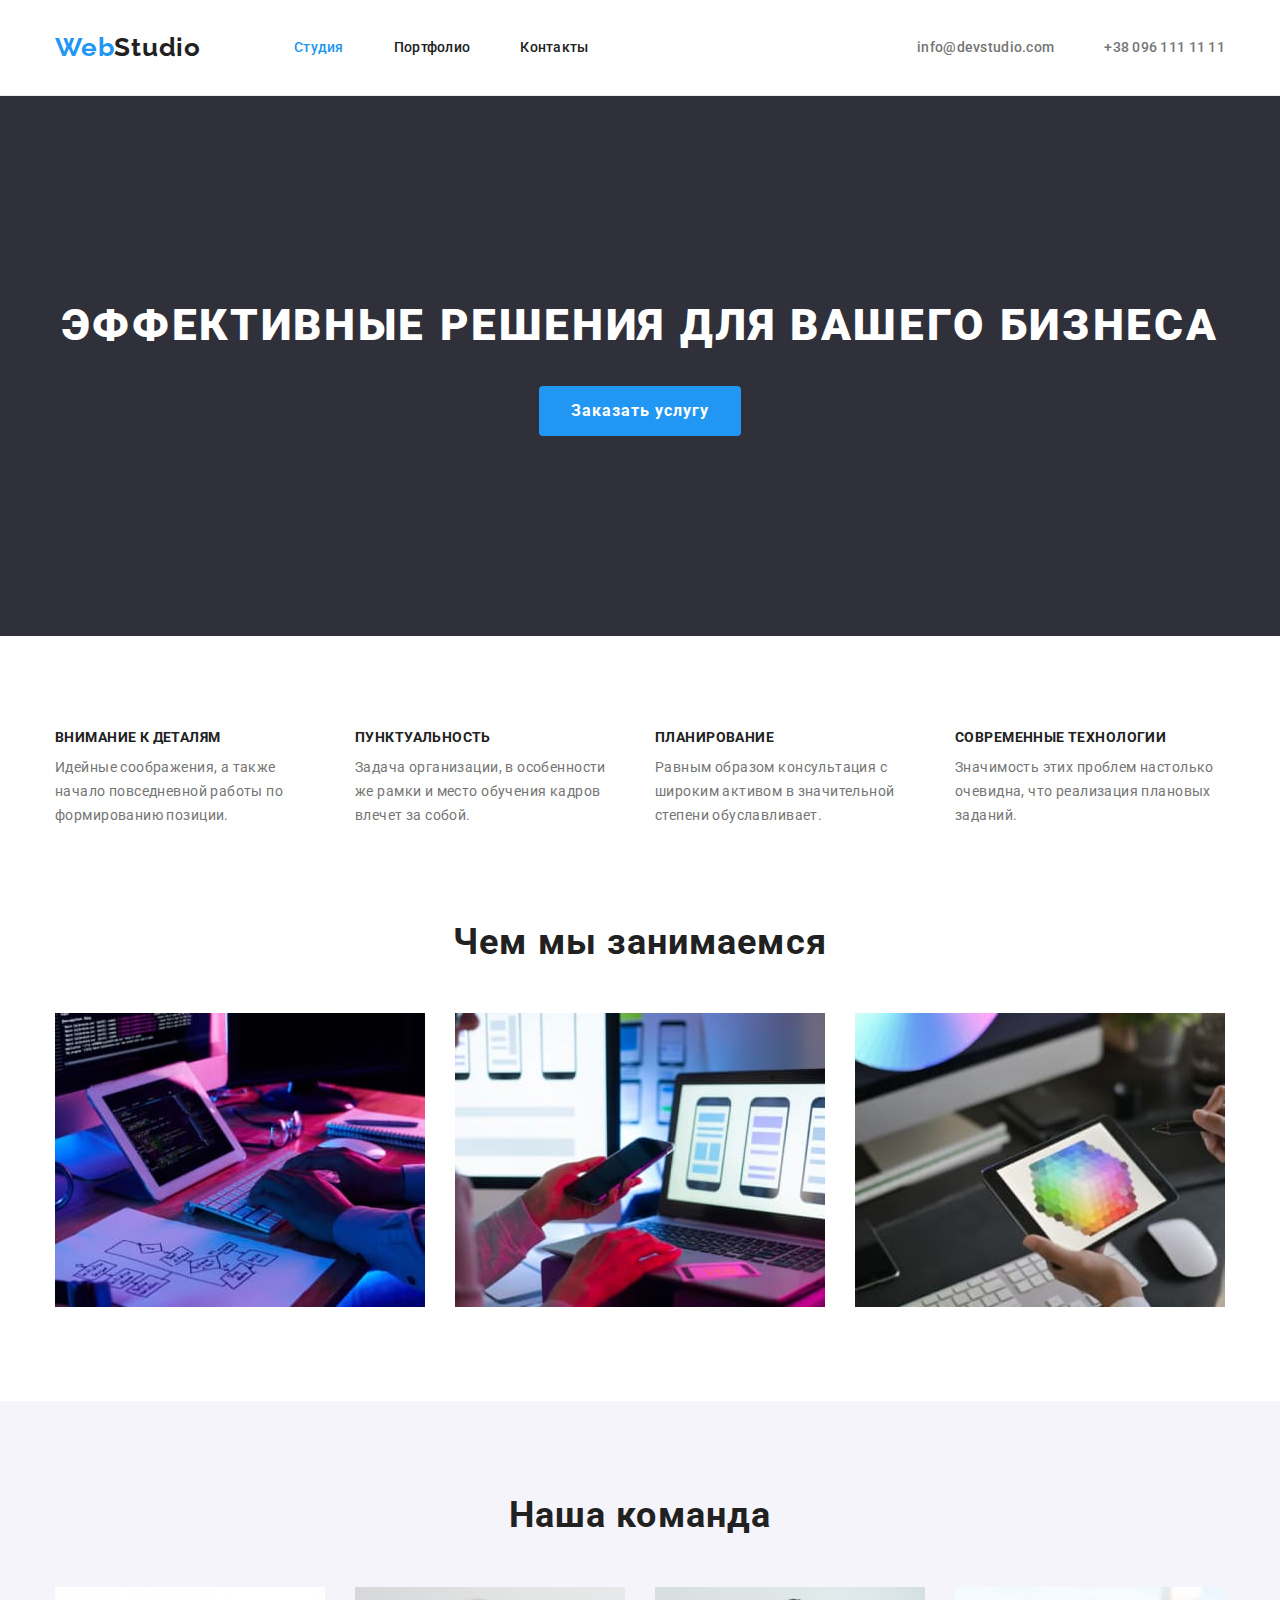
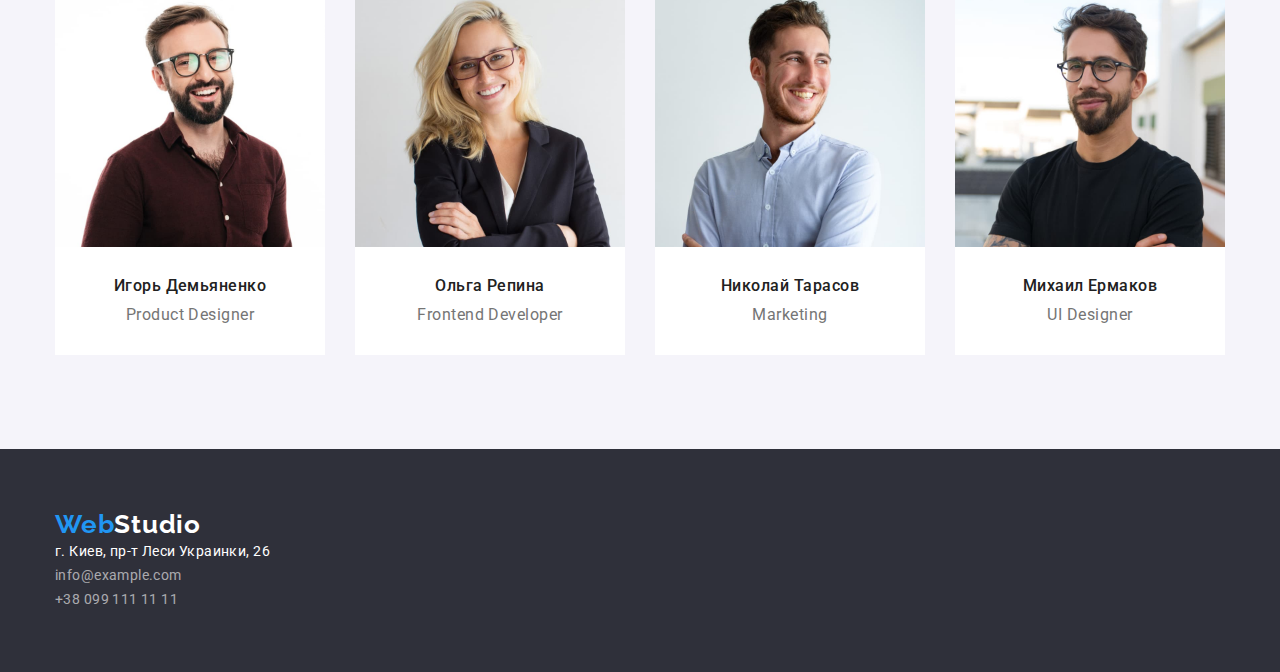
<file: index.html>
<!DOCTYPE html>
<html lang="ru">
<head>
    <meta charset="UTF-8">
    <meta http-equiv="X-UA-Compatible" content="IE=edge">
    <meta name="viewport" content="width=device-width, initial-scale=1.0">
    <title>Document</title>
        <link rel="preconnect" href="https://fonts.googleapis.com">
        <link rel="preconnect" href="https://fonts.gstatic.com" crossorigin>
        <link
            href="https://fonts.googleapis.com/css2?family=Montserrat:wght@400;700&family=Raleway:wght@700&family=Roboto:wght@400;500;700;900&display=swap"
            rel="stylesheet">
    <link rel="stylesheet" href="https://cdnjs.cloudflare.com/ajax/libs/modern-normalize/1.1.0/modern-normalize.min.css">
     <link rel="stylesheet" href="./css/style.css">

</head>
<body>

<header class="header">
        <div class="container header-nav">
            <a href="" class="header-logo link">Web<span class="header-logo-second">Studio</span></a>
            <nav class="header-navigation">
                <ul class="header-list list">
                    <li class="header-item"><a href="" class="header-link link current">Студия</a></li>
                    <li class="header-item"><a href="./portfolio.html" class="header-link link">Портфолио</a></li>
                    <li class="header-item"><a href="" class="header-link link">Контакты</a></li>
                </ul>
            </nav>
            <ul class="header-list-contact list">
                <li class="header-item-contact"><a href="mailto:info@example.com" class="header-mail link">info@devstudio.com</a></li>
                <li class="header-item-contact"><a href="tel:+380961111111" class="header-tel link">+38 096 111 11 11</a></li>
            </ul>
        </div> 
</header>

    <main>
        <section class="hero">
            <div class="container hero-container">
                <h1 class="hero-title">Эффективные решения для вашего бизнеса</h1>
                <button type="button" class="hero-btn">Заказать услугу</button>
            </div>
        </section>
        <section class="advantages">
        <div class="container">
                <h2 class="visually-hidden">Наши преимущества</h2>
                <ul class="advantages-list list">
                    <li class="advantages-item">
                        <h3 class="advantages-title">Внимание к деталям</h3>
                        <p class="advantages-text">Идейные соображения, а также начало повседневной работы по формированию позиции.</p>
                    </li>
                    <li class="advantages-item">
                        <h3 class="advantages-title">Пунктуальность</h3>
                        <p class="advantages-text">Задача организации, в особенности же рамки и место обучения кадров влечет за собой.
                        </p>
                    </li>
                    <li class="advantages-item">
                        <h3 class="advantages-title">Планирование</h3>
                        <p class="advantages-text">Равным образом консультация с широким активом в значительной степени обуславливает.
                        </p>
                    </li>
                    <li class="advantages-item">
                        <h3 class="advantages-title">Современные технологии</h3>
                        <p class="advantages-text">Значимость этих проблем настолько очевидна, что реализация плановых заданий.</p>
                    </li>
                </ul>
        </div>
        </section>
        <section class="occupation section">
            <div class="container">
            <h2 class="occupation-title">Чем мы занимаемся</h2>
                <ul class="occupation-list list">
                    <li class="occupation-item"><img src="./images/img-1.jpg" alt="набор кода" width="370" height="294"></li>
                    <li class="occupation-item"><img src="./images/img-2.jpg" alt="ux/ui макет" width="370" height="294"></li>
                    <li class="occupation-item"><img src="./images/img-3.jpg" alt="цветовая палитра" width="370" height="294"></li>
                </ul>
            </div>
        </section>
        <section class="team section">
            <div class="container">
                <h2 class="team-title">Наша команда</h2>
                <ul class="team-list list">
                
                    <li class="team-item">
                        <img src="./images/team-1.jpg" alt="продакт-дизайнер" width="270" height="260">
                        <div class="team-item-container">
                        <h3 class="team-member-title">Игорь Демьяненко</h3>
                        <p lang="en" class="team-text">Product Designer</p>
                        </div>
                    </li>
                
                    <li class="team-item">
                        <img src="./images/team-2.jpg" alt="разроботчик" width="270" height="260">
                         <div class="team-item-container">
                        <h3 class="team-member-title">Ольга Репина</h3>
                        <p lang="en" class="team-text">Frontend Developer</p>
                        </div>
                    </li>
                
                    <li class="team-item">
                        <img src="./images/team-3.jpg" alt="маркетолог" width="270" height="260">
                        <div class="team-item-container">
                        <h3 class="team-member-title">Николай Тарасов</h3>
                        <p lang="en" class="team-text">Marketing</p>
                        </div>
                    </li>
                
                    <li class="team-item">
                        <img src="./images/team-4.jpg" alt="ui дизайнер" width="270" height="260">
                         <div class="team-item-container">
                        <h3 class="team-member-title">Михаил Ермаков</h3>
                        <p lang="en" class="team-text">UI Designer</p>
                        </div>
                    </li>
                
                </ul>
            </div>
        </section>
        <section class="footer">
            <div class="container">
                <h1 class="visually-hidden">Подвал</h1>
                <a href="" class="footer-logo link">Web<span class="footer-logo-second">Studio</span></a>
                <address>
                    <ul class="footer-list list">
                        <li class="footer-item"><a href="https://goo.gl/maps/H5PouNhHjA2o8c7X8" target="_blank"
                                rel="noopener, noindex, nofollow" class="footer-map link">г. Киев, пр-т Леси Украинки, 26</a></li>
                        <li class="footer-item"><a href="mailto:info@example.com" class="footer-mail link">info@example.com</a></li>
                        <li class="footer-item"><a href="tel:+380991111111" class="footer-tel link">+38 099 111 11 11</a></li>
                    </ul>
                </address>
            </div>
        </section>
    </main>
</body>
</html>
</file>
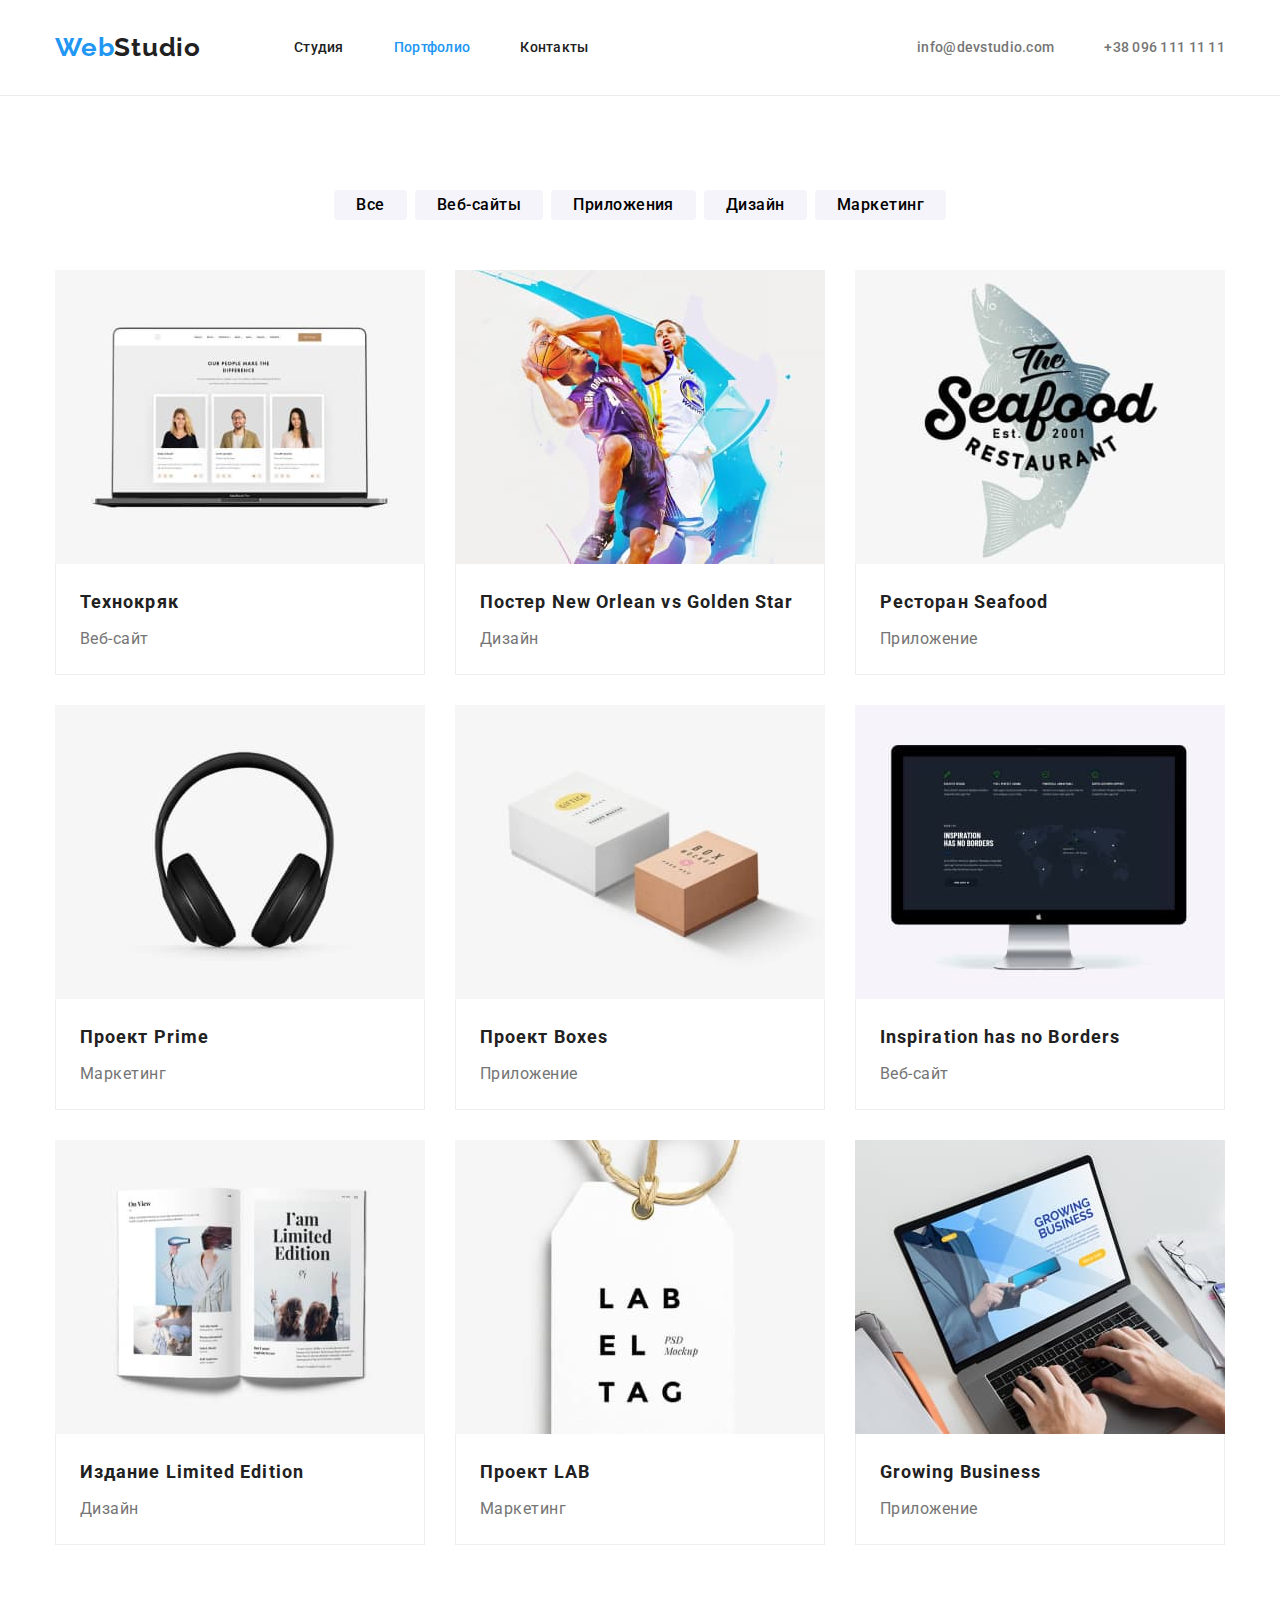
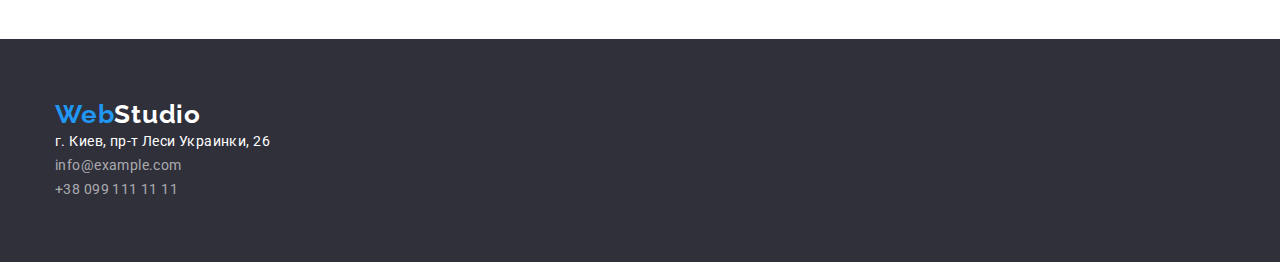
<file: portfolio.html>
<!DOCTYPE html>
<html lang="ru">
<head>
    <meta charset="UTF-8">
    <meta http-equiv="X-UA-Compatible" content="IE=edge">
    <meta name="viewport" content="width=device-width, initial-scale=1.0">
    <title>Document</title>
    <link rel="preconnect" href="https://fonts.googleapis.com">
    <link rel="preconnect" href="https://fonts.gstatic.com" crossorigin>
    <link href="https://fonts.googleapis.com/css2?family=Montserrat:wght@400;700&family=Raleway:wght@700&family=Roboto:wght@400;500;700;900&display=swap"
        rel="stylesheet">
    <link rel="stylesheet" href="https://cdnjs.cloudflare.com/ajax/libs/modern-normalize/1.1.0/modern-normalize.min.css">
    <link rel="stylesheet" href="./css/style.css">
</head>
<body>

<header class="header">
    <div class="container header-nav">
        <a href="" class="header-logo link">Web<span class="header-logo-second">Studio</span></a>
        <nav class="header-navigation">
            <ul class="header-list list">
                <li class="header-item"><a href="./index.html" class="header-link link">Студия</a></li>
                <li class="header-item"><a href="" class="header-link link current">Портфолио</a></li>
                <li class="header-item"><a href="" class="header-link link">Контакты</a></li>
            </ul>
        </nav>
        <ul class="header-list-contact list">
            <li class="header-item-contact"><a href="mailto:info@example.com"
                    class="header-mail link">info@devstudio.com</a></li>
            <li class="header-item-contact"><a href="tel:+380961111111" class="header-tel link">+38 096 111 11 11</a>
            </li>
        </ul>
    </div>
</header>

<main>
    <section class="hero-portfolio section">
        <h1 class="visually-hidden">Герой</h1>
        <div class="container">
            <ul class="hero-portfolio-list-nav list">
                <li class="hero-portfolio-item-nav"><button type="button" class="hero-portfolio-btn">Все</button></li>
                <li class="hero-portfolio-item-nav"><button type="button" class="hero-portfolio-btn">Веб-сайты</button></li>
                <li class="hero-portfolio-item-nav"><button type="button" class="hero-portfolio-btn">Приложения</button></li>
                <li class="hero-portfolio-item-nav"><button type="button" class="hero-portfolio-btn">Дизайн</button></li>
                <li class="hero-portfolio-item-nav"><button type="button" class="hero-portfolio-btn">Маркетинг</button></li>
            </ul>
        </div>
        <div class="container">
        <ul class="hero-portfolio-list list">
            <li class="hero-portfolio-item">
                <a href="" class="hero-portfolio-link link">
                <img src="./images/portfolio-1.jpg" alt="макбук" width="370" height="294">
                    <div class="hero-portfolio-card">
                    <h2 class="hero-portfolio-title">Технокряк</h2>
                    <p class="hero-portfolio-text">Веб-сайт</p>
                    </div>
                </a>
            </li>
        
            <li class="hero-portfolio-item">
                <a href="" class="hero-portfolio-link link">
                <img src="./images/portfolio-2.jpg" alt="волейболисты" width="370" height="294">
                    <div class="hero-portfolio-card">
                    <h2 class="hero-portfolio-title">Постер New Orlean vs Golden Star</h2>
                    <p class="hero-portfolio-text">Дизайн</p>
                    </div>
                </a>
            </li>
            <li class="hero-portfolio-item">
                
                <a href="" class="hero-portfolio-link link">
                <img src="./images/portfolio-3.jpg" alt="рыба" width="370" height="294">
                    <div class="hero-portfolio-card">
                        <h2 class="hero-portfolio-title">Ресторан Seafood</h2>
                        <p class="hero-portfolio-text">Приложение</p>
                    </div>
                </a>
               
            </li>
            <li class="hero-portfolio-item">
                <a href="" class="hero-portfolio-link link">
                <img src="./images/portfolio-4.jpg" alt="наушники" width="370" height="294">
                    <div class="hero-portfolio-card">
                        <h2 class="hero-portfolio-title">Проект Prime</h2>
                        <p class="hero-portfolio-text">Маркетинг</p>
                    </div>
                </a>
            </li>
            <li class="hero-portfolio-item">
                <a href="" class="hero-portfolio-link link">
                <img src="./images/portfolio-5.jpg" alt="коробки" width="370" height="294">
                    <div class="hero-portfolio-card">
                        <h2 class="hero-portfolio-title">Проект Boxes</h2>
                        <p class="hero-portfolio-text">Приложение</p>
                    </div>
                </a>
            </li>
            <li class="hero-portfolio-item">
                <a href="" class="hero-portfolio-link link">
                <img src="./images/portfolio-6.jpg" alt="монитор" width="370" height="294">
                    <div class="hero-portfolio-card">
                        <h2 lang="en" class="hero-portfolio-title">Inspiration has no Borders</h2>
                        <p class="hero-portfolio-text">Веб-сайт</p>
                    </div>
                </a>
            </li>
            <li class="hero-portfolio-item">
                <a href="" class="hero-portfolio-link link">
                <img src="./images/portfolio-7.jpg" alt="журнал" width="370" height="294">
                    <div class="hero-portfolio-card">
                        <h2 class="hero-portfolio-title">Издание Limited Edition</h2>
                        <p class="hero-portfolio-text">Дизайн</p>
                    </div>
                </a>
            </li>
            <li class="hero-portfolio-item">
                <a href="" class="hero-portfolio-link link">
                <img src="./images/portfolio-8.jpg" alt="бирка" width="370" height="294">
                    <div class="hero-portfolio-card">
                        <h2 class="hero-portfolio-title">Проект LAB</h2>
                        <p class="hero-portfolio-text">Маркетинг</p>
                    </div>
                </a>
            </li>
            <li class="hero-portfolio-item">
                <a href="" class="hero-portfolio-link link">
                <img src="./images/portfolio-9.jpg" alt="ноутбук" width="370" height="294">
                    <div class="hero-portfolio-card">
                        <h2 class="hero-portfolio-title">Growing Business</h2>
                        <p class="hero-portfolio-text">Приложение</p>
                    </div>
                </a>
            </li>
        </ul>
        </div>
    </section>
    <section class="footer">
       <div class="container">
            <h1 class="visually-hidden">Подвал</h1>
            <a href="" class="footer-logo link">Web<span class="footer-logo-second">Studio</span></a>
            <address>
                <ul class="footer-list list">
                    <li class="footer-item"><a href="https://goo.gl/maps/H5PouNhHjA2o8c7X8" target="_blank"
                            rel="noopener, noindex, nofollow" class="footer-map link">г. Киев, пр-т Леси Украинки, 26</a></li>
                    <li class="footer-item"><a href="mailto:info@example.com" class="footer-mail link">info@example.com</a></li>
                    <li class="footer-item"><a href="tel:+380991111111" class="footer-tel link">+38 099 111 11 11</a></li>
                </ul>
            </address>
       </div>
    </section>
</main>
</body>
</file>
<file: css/style.css>
:root {
    --header--title: #212121;
    --hover--color: #2196F3;
    --hover--hero--color: hsl(207, 89%, 43%);
    --hero--text--color: #ffffff;
    --hero--background: #2F303A;
    --link--color: #757575;
    --main--title: #212121;
    --team--background: #F5F4FA;
    --member--background: #ffffff;
    --footer-background: #2F303A;
    --footer--mail--tel: rgba(255, 255, 255, 0.6);
    --hero--portfolio--text: #757575;
    --hero--portfolio--btn: #212121;
    --hero--portfolio--btn--back: #F5F4FA;
    --text--color: #757575;
    --logo--color: #2196F3;
    --logo--second--p--header: #212121;
    --logo--second--p--footer: #ffffff;
    --map--color: #ffffff;
}

body {
    font-family: "Roboto", "sans-serif";
    color: #212121;
} 
h1,
h2,
h3,
p {
    margin: 0;
}
img {
    display: block;
    max-width: 100% ;
}
.link {
    text-decoration: none;
}
.list {
    padding: 0;
    margin: 0;
    list-style: none;
}
.visually-hidden {
    position: absolute;
    white-space: nowrap;
    width: 1px;
    height: 1px;
    overflow: hidden;
    border: 0;
    padding: 0;
    clip: rect(0 0 0 0);
    clip-path: inset(50%);
    margin: -1px;
}
.container {
    margin: 0 auto;
    width: 1200px;
    padding-left: 15px;
    padding-right: 15px;
}
.section {
    padding: 94px 0;
}
.header-navigation .current {
    color: var(--hover--color);
    
}
.hero-btn, .hero-portfolio-btn {
    cursor: pointer
}


.header-logo {
    font-family: 'Raleway',  "sans-serif";
    font-weight: 700;
    font-size: 26px;
    line-height: 1.19;
    letter-spacing: 0.03em;
    color: var(--logo--color);
}
.header-logo-second {
    color: var(--logo--second--p--header);
}
.footer-logo-second {
    color: var(--logo--second--p--footer);
}

.header {
    padding: 32px 0;
    border-bottom: 1px solid #ECECEC;
}
.header-list {
    padding: 0 0 0 0;
    display: flex;
    margin-left: 93px;
}
.header-list-contact {
    padding: 0 0 0 0;
    display: flex;
    margin-left: auto;
}
.header-item + .header-item{
    margin-left: 50px;
}
.header-item-contact + .header-item-contact{
    margin-left: 50px;
}
.header-nav {
    display: flex;
    align-items: center;
}
.header-link {
    font-weight: 500;
    font-size: 14px;
    line-height: 1.14;
    letter-spacing: 0.02em;
    color: var(--header--title);
}
.header-link:hover, .header-link:focus {
    color: var(--hover--color);
}
.header-mail, .header-tel {
    font-weight: 500;
    font-size: 14px;
    line-height: 1.14;
    letter-spacing: 0.02em;
    color: var(--link--color);
}
.header-mail:hover, .header-mail:focus {
    color: var(--hover--color);
}
.header-tel:hover, .header-tel:focus {
    color: var(--hover--color);
}


.hero {
    background-color: var(--hero--background);
    text-align: center;
    padding: 200px 0;
}
.hero-portfolio-list-nav{
    padding: 0 0 0 0;
    display: flex;
    justify-content: center;
    
}
.hero-portfolio-item-nav + .hero-portfolio-item-nav {
    margin-left: 8px;
}

.hero-title {
    font-weight: 900;
    font-size: 44px;
    line-height: 1.36;
    letter-spacing: 0.06em;
    margin-top: 0;
    margin-bottom: 30px;
    text-align: center;
    text-transform: uppercase;
    color: var(--hero--text--color);
}
.hero-btn {
    font-family: inherit;
    font-weight: 700;
    font-size: 16px;
    line-height: 1.88;
    letter-spacing: 0.06em;
    border-radius: 4px;
    padding: 10px 32px;
    min-width: 200px;
    text-align: center;
    border: transparent;
   
    color: var(--hero--text--color);
    background-color: var(--hover--color);
}
.hero-btn:hover,
.hero-btn:focus {

    color: var(--hero--text--color);
    background-color: var(--hover--hero--color);
}
.advantages {
    padding: 94px 0 0 0;
}
.advantages-title {
    font-weight: 700;
    font-size: 14px;
    line-height: 1.14;
    letter-spacing: 0.03em;
    text-transform: uppercase;
    margin-bottom: 10px;
    color: var(--main--title);
}
.advantages-list {
    display: flex;
}
.advantages-item {
    width: 270px;
}
.advantages-item + .advantages-item{
    margin-left: 30px;
}
.advantages-text{
    font-size: 14px;
    line-height: 1.71;
    letter-spacing: 0.03em;
    color: var(--text--color);
}

.occupation-title, .team-title {
    font-weight: 700;
    font-size: 36px;
    line-height: 1.16;
    text-align: center;
    letter-spacing: 0.03em;
    color: var(--main--title);
    margin: 0 0 50px 0 ;
}
.occupation-list {
    display: flex;
}
.occupation-item + .occupation-item {
    margin-left: 30px;
}

.team {
    background-color: var(--team--background);
}
.team-item {
    text-align: center;
    background-color: var(--member--background);
}
.team-item + .team-item {
    margin-left: 30px;
}
.team-list {
    display: flex;
}

.team-member-title {
    font-weight: 500;
    font-size: 16px;
    line-height: 1.18;
    letter-spacing: 0.03em;
    color: var(--main--title);
    margin-bottom: 10px;
}
.team-text {
    font-size: 16px;
    line-height: 1.18;
    letter-spacing: 0.03em;
    color: var(--text--color);
}
.team-item-container {
    padding: 30px 0;
}


.footer-logo {
    font-family: 'Raleway', "sans-serif";
    font-weight: 700;
    font-size: 26px;
    line-height: 1.19;
    letter-spacing: 0.03em;
    color: var(--hover--color);
}

.footer {
    padding: 60px 0;
    background-color: var(--footer-background) ;
}
.footer-map {
    font-style: normal;
    font-size: 14px;
    line-height: 1.71;
    letter-spacing: 0.03em;
    color:var(--map--color);
}
.footer-map:hover, .footer-map:focus {
    color: var(--hover--color);
}
.footer-mail, .footer-tel {
    font-style: normal;
    font-size: 14px;
    line-height: 1.71;
    letter-spacing: 0.03em;
    color: var(--footer--mail--tel);
}

.footer-mail:hover, .footer-mail:focus {
    color: var(--hover--color);
}
.footer-tel:hover, .footer-tel:focus {
    color: var(--hover--color);
}


.hero-portfolio-list-nav {
    margin-bottom: 50px;
}
.hero-portfolio-btn {
    font-weight: 500;
    font-size: 16px;
    line-height: 1.62;
    text-align: center;
    letter-spacing: 0.03em;
    min-width: 73px;
    padding: 2px 22px;
    border-radius: 4px;
    border: transparent;
    color: --hero--portfolio--btn;
    background-color: var(--hero--portfolio--btn--back);
}
.hero-portfolio-btn:hover, .hero-portfolio-btn:focus {
    color: var(--hero--text--color);
    background: var(--hover--color);
}
.hero-portfolio-title {
    margin-bottom: 4px;
}

.hero-portfolio-list {
    display: flex;
    flex-wrap: wrap;
    margin-left: -30px;
    margin-top: -30px;
}
.hero-portfolio-item {
   
    flex-basis: calc(100% / 3 - 30px);
    margin-left: 30px;
    margin-top: 30px;
    
    }

.hero-portfolio-item:nth-child(3n){
    margin-right: 0;
}

.hero-portfolio-title {
    font-weight: 700;
    font-size: 18px;
    line-height: 2;
    letter-spacing: 0.06em;
    color: var(--main--title);
}
.hero-portfolio-text {
    font-size: 16px;
    line-height: 1.88;
    letter-spacing: 0.03em;
    color: var(--hero--portfolio--text);
}
.hero-portfolio-card{
border-right: 1px solid #EEEEEE;
border-left: 1px solid #EEEEEE;
border-bottom: 1px solid #EEEEEE;
padding: 20px 24px;
}
</file>
